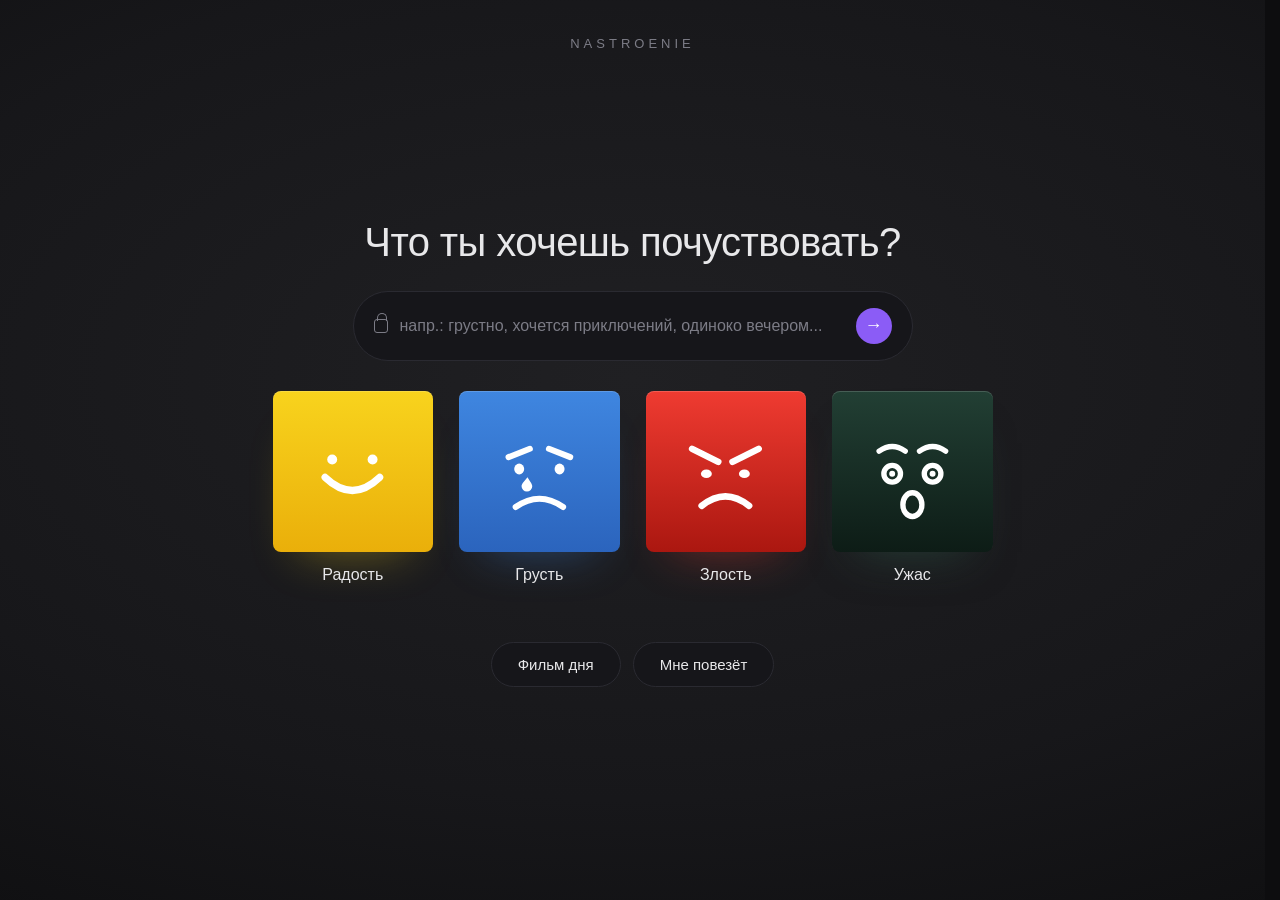
<file: index.html>
<!DOCTYPE html>
<html lang="ru">
<head>
  <meta charset="UTF-8">
  <meta name="viewport" content="width=device-width, initial-scale=1.0">
  <title>Настроение — подбери фильм</title>
  <link rel="stylesheet" href="css/style.css?v=12">
</head>
<body>
  <main class="page">
    <header class="header">
      <span class="brand">NASTROENIE</span>
    </header>

    <section class="hero">
      <h1 class="title">Что ты хочешь почуствовать?</h1>

      <form class="searchbar" id="mood-form">
        <span class="lock" aria-hidden="true"></span>
        <input
          type="text"
          class="search-input"
          id="mood-input"
          placeholder="напр.: грустно, хочется приключений, одиноко вечером..."
          autocomplete="off"
          spellcheck="false"
        >
        <button type="submit" class="go-btn" aria-label="Подобрать фильм">
          <span class="arrow" aria-hidden="true">→</span>
        </button>
      </form>

      <div class="mood-grid">
        <button type="button" class="mood-card mood-card--happy" data-mood="радость">
          <span class="mood-face" aria-hidden="true">
            <svg viewBox="0 0 100 100" focusable="false">
              <g fill="#fff">
                <circle cx="33" cy="40" r="4.2"/>
                <circle cx="67" cy="40" r="4.2"/>
              </g>
              <path
                d="M27 55 Q50 77 73 55"
                fill="none"
                stroke="#fff"
                stroke-width="6"
                stroke-linecap="round"
              />
            </svg>
          </span>
          <span class="mood-label">Радость</span>
        </button>

        <button type="button" class="mood-card mood-card--sad" data-mood="грусть">
          <span class="mood-face" aria-hidden="true">
            <svg viewBox="0 0 100 100" focusable="false">
              <g fill="none" stroke="#fff" stroke-width="5" stroke-linecap="round">
                <path d="M24 38 L42 31"/>
                <path d="M76 38 L58 31"/>
                <path d="M30 80 Q50 66 70 80"/>
              </g>
              <g fill="#fff">
                <ellipse cx="33" cy="48" rx="4.2" ry="4.6"/>
                <ellipse cx="67" cy="48" rx="4.2" ry="4.6"/>
              </g>
              <path
                d="M40 55 C 42.5 59 44 61 44 62.5 A 4.5 4.5 0 0 1 35 62.5 C 35 61 36.5 59 40 55 Z"
                fill="#fff"
              />
            </svg>
          </span>
          <span class="mood-label">Грусть</span>
        </button>

        <button type="button" class="mood-card mood-card--angry" data-mood="злость">
          <span class="mood-face" aria-hidden="true">
            <svg viewBox="0 0 100 100" focusable="false">
              <g fill="none" stroke="#fff" stroke-width="5.5" stroke-linecap="round">
                <path d="M22 31 L44 42"/>
                <path d="M78 31 L56 42"/>
                <path d="M30 79 Q50 63 70 79"/>
              </g>
              <g fill="#fff">
                <ellipse cx="34" cy="52" rx="4.6" ry="3.6"/>
                <ellipse cx="66" cy="52" rx="4.6" ry="3.6"/>
              </g>
            </svg>
          </span>
          <span class="mood-label">Злость</span>
        </button>

        <button type="button" class="mood-card mood-card--horror" data-mood="ужас">
          <span class="mood-face" aria-hidden="true">
            <svg viewBox="0 0 100 100" focusable="false">
              <g fill="none" stroke="#fff" stroke-width="4.5" stroke-linecap="round">
                <path d="M22 33 Q33 25 44 33"/>
                <path d="M56 33 Q67 25 78 33"/>
                <circle cx="33" cy="52" r="7"/>
                <circle cx="67" cy="52" r="7"/>
                <ellipse cx="50" cy="78" rx="8" ry="10"/>
              </g>
              <g fill="#fff">
                <circle cx="33" cy="52" r="2.5"/>
                <circle cx="67" cy="52" r="2.5"/>
              </g>
            </svg>
          </span>
          <span class="mood-label">Ужас</span>
        </button>
      </div>

      <div class="hero-actions">
        <a class="lucky-btn" href="movie-day.html">Фильм дня</a>
        <button type="button" class="lucky-btn" id="lucky-btn">Мне повезёт</button>
      </div>
      <p class="lucky-status" id="lucky-status" hidden></p>
    </section>

    <footer class="footer">
      
    </footer>
  </main>

  <script src="js/app.js?v=9"></script>
</body>
</html>
</file>
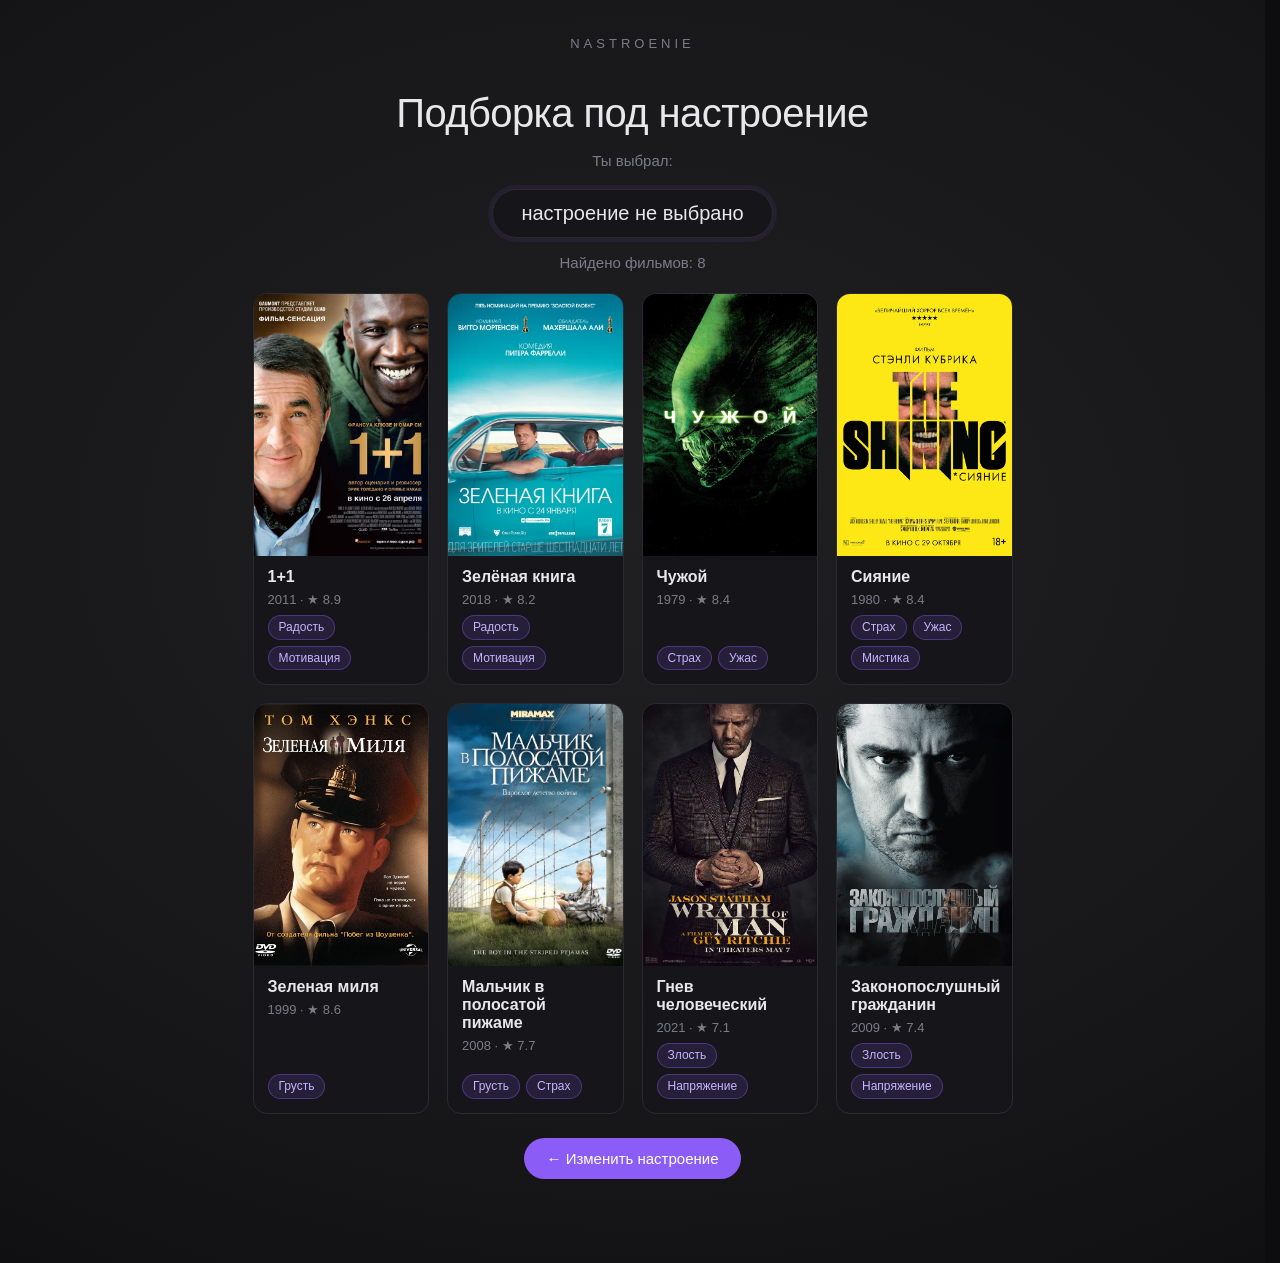
<file: mood.html>
<!DOCTYPE html>
<html lang="ru">
<head>
  <meta charset="UTF-8">
  <meta name="viewport" content="width=device-width, initial-scale=1.0">
  <title>Подборка под настроение — NASTROENIE</title>
  <link rel="stylesheet" href="css/style.css?v=12">
</head>
<body>
  <main class="page">
    <header class="header">
      <a class="brand brand--link" href="index.html">NASTROENIE</a>
    </header>

    <section class="hero hero--results">
      <h1 class="title">Подборка под настроение</h1>
      <p class="subtitle">Ты выбрал:</p>
      <p class="mood-value" id="mood-value">—</p>
      <p class="subtitle" id="mood-hint">Подбираем фильмы…</p>

      <div class="movies-grid" id="movies-grid"></div>
      <p class="empty-state" id="empty-state" hidden></p>

      <a class="back-link" href="index.html">← Изменить настроение</a>
    </section>

    <footer class="footer">
      
    </footer>
  </main>

  <script src="js/mood.js?v=8"></script>
</body>
</html>
</file>
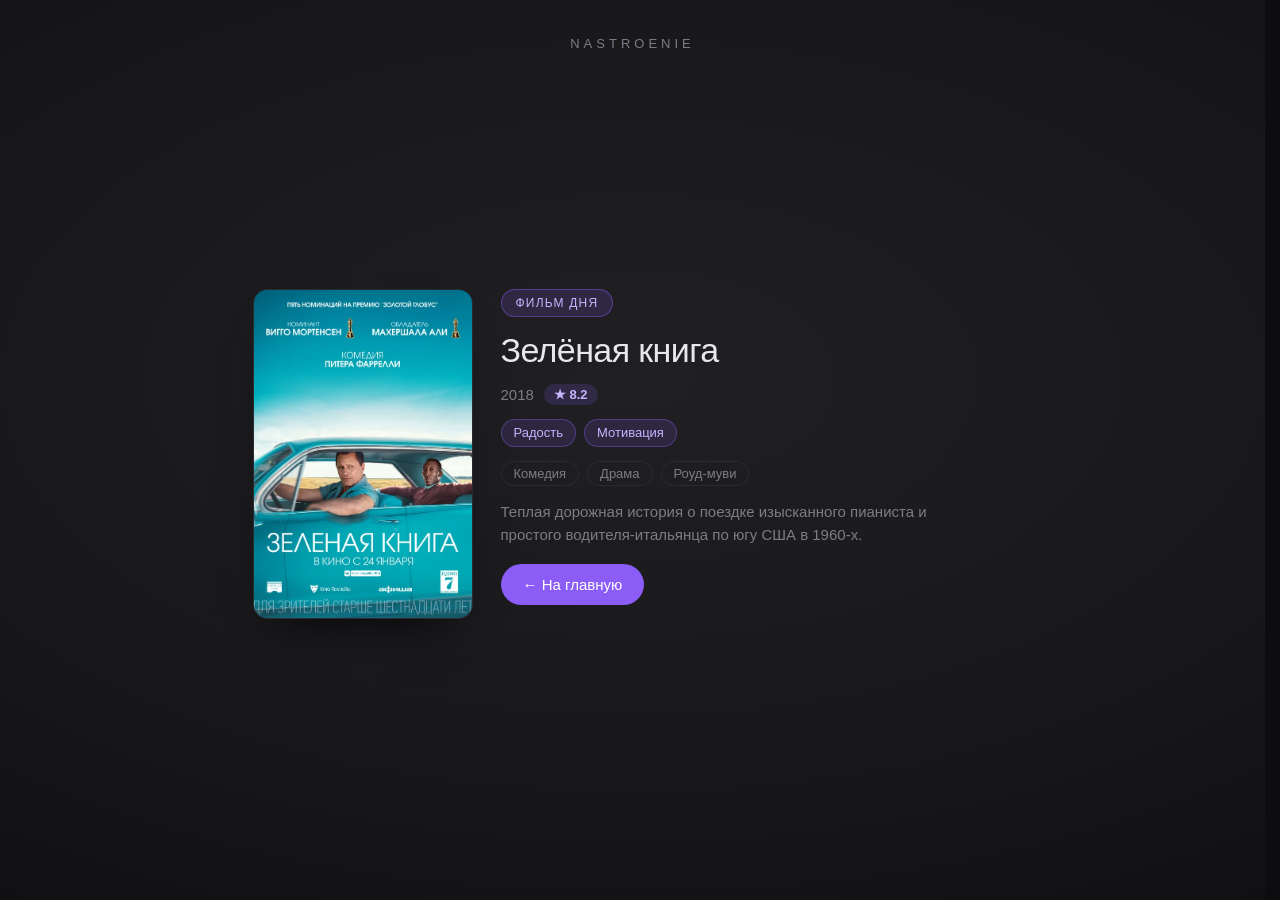
<file: movie-day.html>
<!DOCTYPE html>
<html lang="ru">
<head>
  <meta charset="UTF-8">
  <meta name="viewport" content="width=device-width, initial-scale=1.0">
  <title>Фильм дня — NASTROENIE</title>
  <link rel="stylesheet" href="css/style.css?v=12">
</head>
<body data-page="movie-day">
  <main class="page">
    <header class="header">
      <a class="brand brand--link" href="index.html">NASTROENIE</a>
    </header>

    <section class="hero hero--results movie-page">
      <article class="movie-detail" id="movie-detail" hidden>
        <img class="movie-detail-poster" id="movie-poster" alt="">
        <div class="movie-detail-info">
          <span class="movie-day-badge" id="movie-day-badge" hidden>Фильм дня</span>
          <h1 class="title movie-detail-title" id="movie-title"></h1>
          <div class="movie-meta" id="movie-meta"></div>
          <ul class="movie-moods" id="movie-moods"></ul>
          <ul class="movie-genres" id="movie-genres"></ul>
          <p class="movie-description" id="movie-description"></p>
          <a class="back-link" id="back-link" href="index.html">← На главную</a>
        </div>
      </article>

      <p class="empty-state" id="movie-empty" hidden></p>

      <a class="back-link back-link--ghost" id="home-link" href="index.html" hidden>← На главную</a>
    </section>

    <footer class="footer">
      
    </footer>
  </main>

  <script src="js/movie.js?v=10"></script>
</body>
</html>
</file>
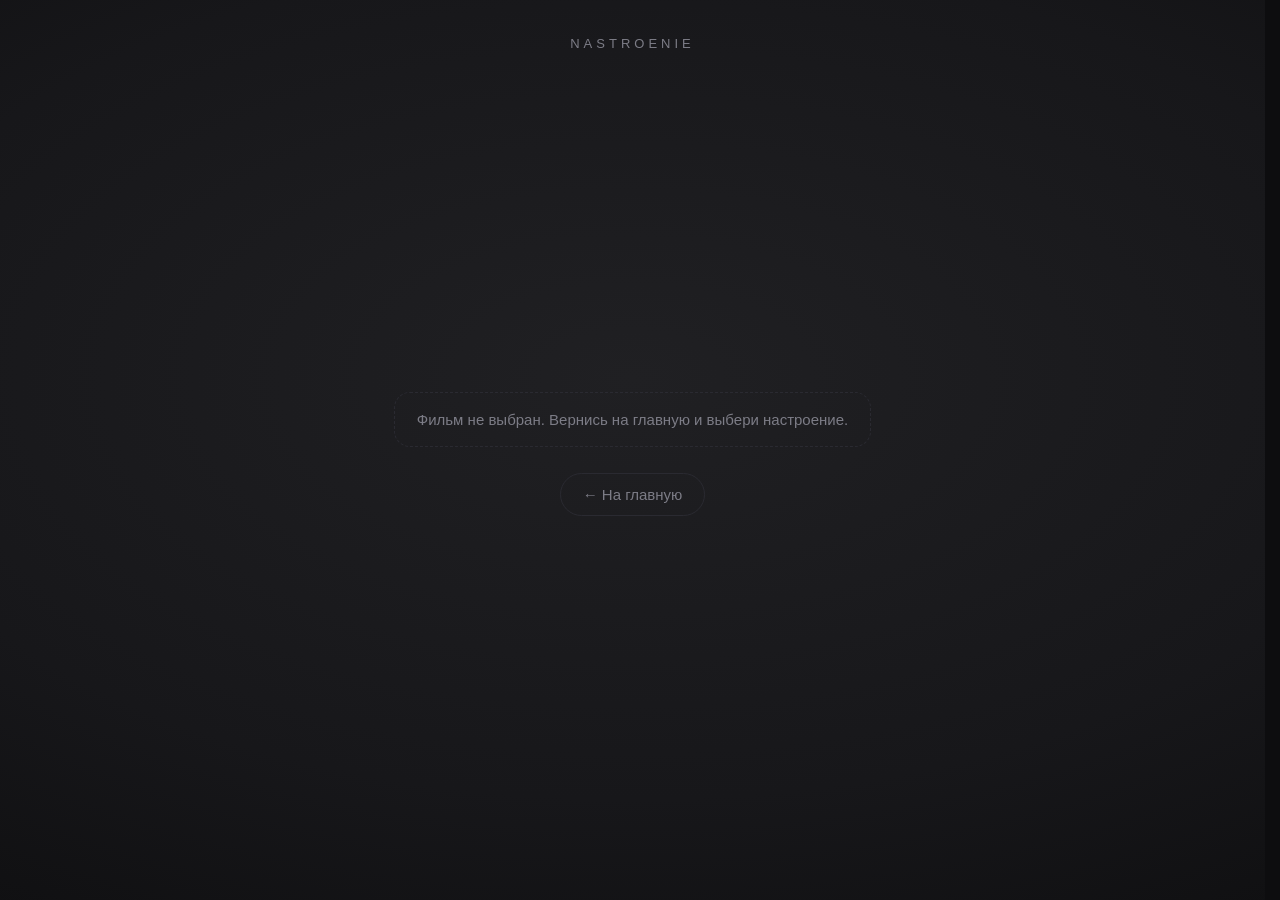
<file: movie.html>
<!DOCTYPE html>
<html lang="ru">
<head>
  <meta charset="UTF-8">
  <meta name="viewport" content="width=device-width, initial-scale=1.0">
  <title>Фильм — NASTROENIE</title>
  <link rel="stylesheet" href="css/style.css?v=12">
</head>
<body>
  <main class="page">
    <header class="header">
      <a class="brand brand--link" href="index.html">NASTROENIE</a>
    </header>

    <section class="hero hero--results movie-page">
      <article class="movie-detail" id="movie-detail" hidden>
        <img class="movie-detail-poster" id="movie-poster" alt="">
        <div class="movie-detail-info">
          <span class="movie-day-badge" id="movie-day-badge" hidden>Фильм дня</span>
          <h1 class="title movie-detail-title" id="movie-title"></h1>
          <div class="movie-meta" id="movie-meta"></div>
          <ul class="movie-moods" id="movie-moods"></ul>
          <ul class="movie-genres" id="movie-genres"></ul>
          <p class="movie-description" id="movie-description"></p>
          <a class="back-link" id="back-link" href="index.html">← Назад к подборке</a>
        </div>
      </article>

      <p class="empty-state" id="movie-empty" hidden></p>

      <a class="back-link back-link--ghost" id="home-link" href="index.html" hidden>← На главную</a>
    </section>

    <footer class="footer">
      
    </footer>
  </main>

  <script src="js/movie.js?v=10"></script>
</body>
</html>
</file>
<file: css/style.css>
:root {
  --bg: #0d0d0f;
  --bg-elev: #16161a;
  --border: #2a2a31;
  --text: #e8e8ea;
  --text-dim: #7c7c86;
  --accent: #8b5cf6;

  --happy-face: linear-gradient(180deg, #f8d31d 0%, #eaaf0a 100%);
  --happy-glow: rgba(248, 211, 29, 0.38);

  --sad-face: linear-gradient(180deg, #3f86e0 0%, #2b64bd 100%);
  --sad-glow: rgba(63, 134, 224, 0.4);

  --angry-face: linear-gradient(180deg, #ef3b31 0%, #ab1710 100%);
  --angry-glow: rgba(239, 59, 49, 0.4);

  --horror-face: linear-gradient(180deg, #223f34 0%, #0d1c16 100%);
  --horror-glow: rgba(45, 90, 72, 0.55);
}

* {
  margin: 0;
  padding: 0;
  box-sizing: border-box;
}

[hidden] {
  display: none !important;
}

html, body {
  height: 100%;
}

html {
  scrollbar-gutter: stable;
}

@supports not (scrollbar-gutter: stable) {
  html {
    overflow-y: scroll;
  }
}

body {
  font-family: -apple-system, "Segoe UI", Roboto, Arial, sans-serif;
  background: var(--bg);
  color: var(--text);
  -webkit-font-smoothing: antialiased;
}

.page {
  min-height: 100%;
  display: flex;
  flex-direction: column;
  align-items: center;
  justify-content: space-between;
  gap: 40px;
  padding: 36px 20px 44px;
  background: radial-gradient(120% 90% at 50% 42%, #202023 0%, #17171a 52%, #0a0a0b 100%);
}

.header {
  width: 100%;
  max-width: 1100px;
  flex-shrink: 0;
  display: flex;
  justify-content: center;
}

.brand {
  font-size: 13px;
  letter-spacing: 4px;
  color: var(--text-dim);
  text-transform: uppercase;
}

.hero {
  width: 100%;
  max-width: 760px;
  display: flex;
  flex-direction: column;
  align-items: center;
  gap: 26px;
  margin: auto 0;
}

.title {
  font-size: clamp(28px, 4.4vw, 40px);
  font-weight: 500;
  letter-spacing: -0.6px;
  text-align: center;
}

.subtitle {
  color: var(--text-dim);
  font-size: 15px;
  text-align: center;
}

.searchbar {
  width: 100%;
  max-width: 560px;
  display: flex;
  align-items: center;
  gap: 12px;
  padding: 16px 20px;
  background: var(--bg-elev);
  border: 1px solid var(--border);
  border-radius: 40px;
  transition: border-color 0.2s ease, box-shadow 0.2s ease;
}

.searchbar:focus-within {
  border-color: var(--accent);
  box-shadow: 0 0 0 4px rgba(139, 92, 246, 0.15);
}

.lock {
  flex-shrink: 0;
  width: 14px;
  height: 14px;
  border: 1.5px solid var(--text-dim);
  border-radius: 3px;
  position: relative;
}

.lock::before {
  content: "";
  position: absolute;
  top: -7px;
  left: 2px;
  width: 8px;
  height: 7px;
  border: 1.5px solid var(--text-dim);
  border-bottom: none;
  border-radius: 5px 5px 0 0;
}

.search-input {
  flex: 1;
  min-width: 0;
  background: transparent;
  border: none;
  outline: none;
  color: var(--text);
  font-size: 16px;
  text-overflow: ellipsis;
}

.search-input::placeholder {
  color: var(--text-dim);
}

.go-btn {
  flex-shrink: 0;
  width: 36px;
  height: 36px;
  border: none;
  border-radius: 50%;
  background: var(--accent);
  color: #fff;
  cursor: pointer;
  display: flex;
  align-items: center;
  justify-content: center;
  font-size: 18px;
  transition: opacity 0.2s ease, transform 0.15s ease;
}

.go-btn:hover {
  opacity: 0.85;
}

.go-btn:active {
  transform: scale(0.94);
}

.arrow {
  transform: translateY(-1px);
}

.mood-grid {
  width: 100%;
  max-width: 720px;
  display: grid;
  grid-template-columns: repeat(4, minmax(0, 1fr));
  gap: 30px 26px;
  margin-top: 4px;
}

.mood-card {
  display: flex;
  flex-direction: column;
  align-items: center;
  gap: 14px;
  padding: 0;
  border: none;
  background: none;
  color: var(--text);
  font: inherit;
  cursor: pointer;
  -webkit-tap-highlight-color: transparent;
}

.mood-face {
  width: 100%;
  aspect-ratio: 1 / 1;
  display: grid;
  place-items: center;
  border-radius: 8px;
  background: var(--face);
  box-shadow:
    0 26px 46px -26px var(--glow),
    inset 0 1px 0 rgba(255, 255, 255, 0.16);
  transition: transform 0.25s ease, box-shadow 0.25s ease, filter 0.25s ease;
}

.mood-face svg {
  width: 74%;
  height: 74%;
  display: block;
}

.mood-label {
  font-size: 16px;
  color: var(--text);
  transition: color 0.2s ease;
}

.mood-card--happy {
  --face: var(--happy-face);
  --glow: var(--happy-glow);
}

.mood-card--sad {
  --face: var(--sad-face);
  --glow: var(--sad-glow);
}

.mood-card--angry {
  --face: var(--angry-face);
  --glow: var(--angry-glow);
}

.mood-card--horror {
  --face: var(--horror-face);
  --glow: var(--horror-glow);
}

.mood-card:hover .mood-face {
  transform: translateY(-4px);
  filter: brightness(1.06);
  box-shadow:
    0 34px 58px -24px var(--glow),
    inset 0 1px 0 rgba(255, 255, 255, 0.2);
}

.mood-card:active .mood-face {
  transform: translateY(-1px) scale(0.985);
}

.mood-card:focus-visible {
  outline: none;
}

.mood-card:focus-visible .mood-face {
  outline: 2px solid #fff;
  outline-offset: 4px;
}

.mood-card:hover .mood-label,
.mood-card:focus-visible .mood-label {
  color: #fff;
}

.hero-actions {
  display: flex;
  flex-wrap: wrap;
  align-items: center;
  justify-content: center;
  gap: 12px;
  margin-top: 32px;
}

.lucky-btn {
  display: inline-flex;
  align-items: center;
  padding: 13px 26px;
  border: 1px solid var(--border);
  border-radius: 40px;
  background: var(--bg-elev);
  color: var(--text);
  font: inherit;
  font-size: 15px;
  text-decoration: none;
  cursor: pointer;
  -webkit-tap-highlight-color: transparent;
  transition:
    border-color 0.2s ease,
    color 0.2s ease,
    transform 0.15s ease,
    opacity 0.2s ease;
}

.lucky-btn:hover:not(:disabled) {
  border-color: var(--accent);
  color: #fff;
  transform: translateY(-1px);
}

.lucky-btn:active:not(:disabled) {
  transform: scale(0.97);
}

.lucky-btn:focus-visible {
  outline: 2px solid #fff;
  outline-offset: 3px;
}

.lucky-btn:disabled {
  cursor: progress;
  opacity: 0.65;
}

.lucky-status {
  max-width: 460px;
  color: var(--text-dim);
  font-size: 13px;
  line-height: 1.5;
  text-align: center;
}

.brand--link {
  text-decoration: none;
  transition: color 0.2s ease;
}

.brand--link:hover {
  color: var(--text);
}

.hero--results {
  gap: 16px;
}

.mood-value {
  margin-top: 4px;
  padding: 12px 28px;
  border: 1px solid var(--border);
  border-radius: 999px;
  background: var(--bg-elev);
  box-shadow: 0 0 0 4px rgba(139, 92, 246, 0.08);
  font-size: 20px;
  color: var(--text);
}

.back-link {
  margin-top: 8px;
  padding: 12px 22px;
  border-radius: 40px;
  background: var(--accent);
  color: #fff;
  text-decoration: none;
  font-size: 15px;
  transition: opacity 0.2s ease, transform 0.15s ease;
}

.back-link:hover {
  opacity: 0.88;
}

.back-link:active {
  transform: scale(0.97);
}

.back-link--ghost {
  background: transparent;
  border: 1px solid var(--border);
  color: var(--text-dim);
}

.back-link--ghost:hover {
  border-color: var(--text-dim);
  color: var(--text);
  opacity: 1;
}

.movies-grid {
  width: 100%;
  max-width: 760px;
  display: flex;
  flex-wrap: wrap;
  justify-content: center;
  gap: 18px;
  margin-top: 6px;
}

.movie-card {
  flex: 1 1 170px;
  max-width: 220px;
  display: flex;
  flex-direction: column;
  overflow: hidden;
  border: 1px solid var(--border);
  border-radius: 14px;
  background: var(--bg-elev);
  color: inherit;
  text-decoration: none;
  transition: transform 0.2s ease, border-color 0.2s ease, box-shadow 0.2s ease;
}

.movie-card:hover {
  transform: translateY(-3px);
  border-color: var(--accent);
  box-shadow: 0 18px 34px -22px rgba(139, 92, 246, 0.6);
}

.movie-poster {
  display: block;
  width: 100%;
  aspect-ratio: 2 / 3;
  object-fit: cover;
  background: #101014;
}

.movie-card-body {
  flex: 1;
  display: flex;
  flex-direction: column;
  gap: 6px;
  padding: 12px 14px 14px;
}

.movie-card-title {
  font-size: 16px;
  font-weight: 600;
}

.movie-card-meta {
  font-size: 13px;
  color: var(--text-dim);
}

.movie-card-moods {
  display: flex;
  flex-wrap: wrap;
  gap: 6px;
  margin-top: auto;
  padding-top: 2px;
}

.empty-state {
  max-width: 560px;
  padding: 18px 22px;
  border: 1px dashed var(--border);
  border-radius: 16px;
  color: var(--text-dim);
  font-size: 15px;
  text-align: center;
}

.movie-page {
  gap: 18px;
}

.movie-detail {
  width: 100%;
  max-width: 760px;
  display: grid;
  grid-template-columns: 220px minmax(0, 1fr);
  gap: 28px;
  align-items: start;
  text-align: left;
}

.movie-detail-poster {
  width: 100%;
  aspect-ratio: 2 / 3;
  object-fit: cover;
  border: 1px solid var(--border);
  border-radius: 14px;
  background: #101014;
  box-shadow: 0 24px 44px -26px rgba(0, 0, 0, 0.9);
}

.movie-detail-info {
  display: flex;
  flex-direction: column;
  align-items: flex-start;
  gap: 14px;
}

.movie-day-badge {
  display: inline-flex;
  align-items: center;
  padding: 6px 14px;
  border: 1px solid rgba(139, 92, 246, 0.45);
  border-radius: 999px;
  background: rgba(139, 92, 246, 0.16);
  color: #c4b5fd;
  font-size: 12px;
  letter-spacing: 1.2px;
  text-transform: uppercase;
}

.movie-detail-title {
  font-size: clamp(26px, 3.6vw, 34px);
  text-align: left;
}

.movie-meta {
  display: flex;
  align-items: center;
  gap: 10px;
  color: var(--text-dim);
  font-size: 15px;
}

.rating-badge {
  padding: 3px 10px;
  border-radius: 999px;
  background: rgba(139, 92, 246, 0.16);
  color: #c4b5fd;
  font-size: 13px;
  font-weight: 600;
}

.movie-genres {
  display: flex;
  flex-wrap: wrap;
  gap: 8px;
  list-style: none;
}

.genre-tag {
  padding: 4px 12px;
  border: 1px solid var(--border);
  border-radius: 999px;
  font-size: 13px;
  color: var(--text-dim);
}

.mood-tag {
  padding: 3px 10px;
  border: 1px solid rgba(139, 92, 246, 0.38);
  border-radius: 999px;
  background: rgba(139, 92, 246, 0.14);
  color: #c4b5fd;
  font-size: 12px;
  line-height: 1.4;
  white-space: nowrap;
}

.mood-tag--muted {
  border-color: var(--border);
  background: transparent;
  color: var(--text-dim);
  white-space: normal;
}

.movie-moods {
  display: flex;
  flex-wrap: wrap;
  gap: 8px;
  list-style: none;
}

.movie-moods .mood-tag {
  padding: 4px 12px;
  font-size: 13px;
}

.movie-description {
  max-width: 480px;
  color: var(--text-dim);
  font-size: 15px;
  line-height: 1.55;
}

.movie-detail-info .back-link {
  margin-top: 4px;
}

.footer {
  color: var(--text-dim);
  font-size: 12px;
}

@media (max-width: 760px) {
  .mood-grid {
    max-width: 640px;
    gap: 26px 20px;
  }

  .mood-label {
    font-size: 15px;
  }
}

@media (max-width: 560px) {
  .page {
    gap: 28px;
    padding: 28px 18px 36px;
  }

  .title {
    font-size: 26px;
  }

  .subtitle {
    font-size: 13px;
  }

  .searchbar {
    gap: 10px;
    padding: 13px 16px;
  }

  .search-input {
    font-size: 15px;
  }

  .mood-grid {
    max-width: 360px;
    grid-template-columns: repeat(2, minmax(0, 1fr));
    gap: 26px 18px;
  }

  .mood-face {
    border-radius: 7px;
  }

  .mood-face svg {
    width: 78%;
    height: 78%;
  }

  .mood-label {
    font-size: 14px;
  }

  .hero-actions {
    margin-top: 16px;
  }
}

@media (max-width: 640px) {
  .movie-detail {
    grid-template-columns: minmax(0, 1fr);
    gap: 20px;
  }

  .movie-detail-poster {
    max-width: 220px;
    margin: 0 auto;
  }

  .movie-detail-info {
    align-items: center;
    text-align: center;
  }

  .movie-day-badge {
    align-self: center;
  }

  .movie-detail-title {
    text-align: center;
  }

  .movie-description {
    max-width: none;
  }

  .movie-genres,
  .movie-moods {
    justify-content: center;
  }
}

@media (prefers-reduced-motion: reduce) {
  .mood-face,
  .mood-label,
  .searchbar,
  .go-btn,
  .lucky-btn,
  .back-link {
    transition: none;
  }

  .mood-card:hover .mood-face {
    transform: none;
  }
}
</file>
